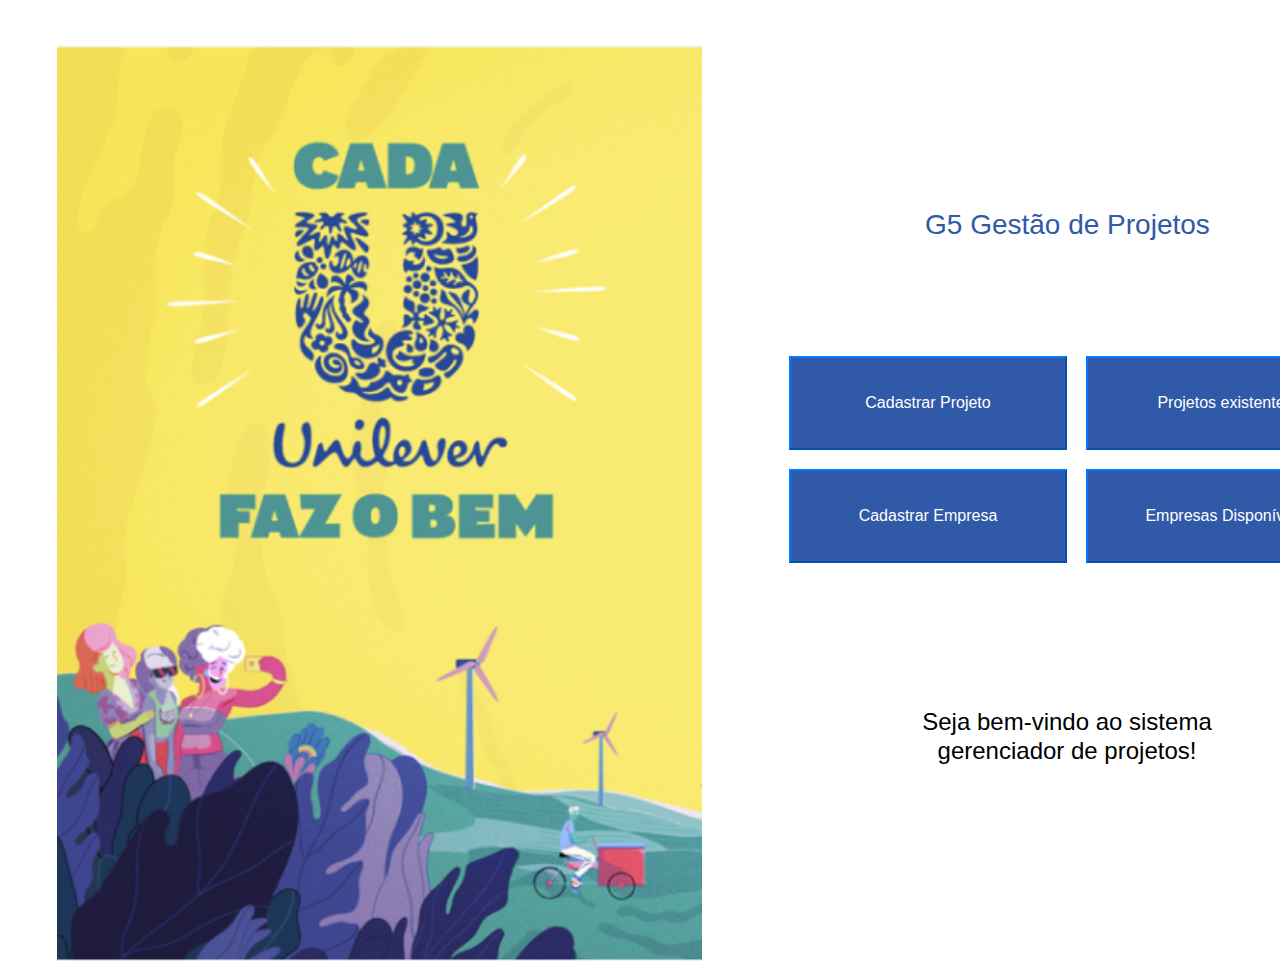
<file: index.html>
<!DOCTYPE html>
<html lang="en">
  <head>
    <meta charset="utf-8">
    <meta name="viewport" content="width-Bootstree, initial-scale=1.0">
    <meta http-equiv="X-UA-Compatible" content="ie-edge">
    <title>G5 - Gestão de Projetos</title>
    <link rel="stylesheet" href="https://maxcdn.bootstrapcdn.com/bootstrap/4.0.0/css/bootstrap.min.css" integrity="sha384-Gn5384xqQ1aoWXA+058RXPxPg6fy4IWvTNh0E263XmFcJlSAwiGgFAW/dAiS6JXm" crossorigin="anonymous">
    <link rel="stylesheet" href="style.css">
  </head>
  <body>
    <h3 class="h3">G5 Gestão de Projetos</h3>
    <h3 class="h4" style="text-align: center">Seja bem-vindo ao sistema<br>gerenciador de projetos!</h3>
    <img src="home.png" class="img" alt="Imagem responsiva">
    <button style="background:#3059A8" class="btn1 btn-primary">Cadastrar Projeto</button>  
    <button style="background:#3059A8" class="btn2 btn-primary">Cadastrar Empresa</button>
    <button style="background:#3059A8" class="btn3 btn-primary">Projetos existentes</button>
    <button style="background:#3059A8" class="btn4 btn-primary">Empresas Disponíveis</button>
    <script src="https://code.jquery.com/jquery-3.2.1.slim.min.js" integrity="sha384-KJ3o2DKtIkvYIK3UENzmM7KCkRr/rE9/Qpg6aAZGJwFDMVNA/GpGFF93hXpG5KkN" crossorigin="anonymous"></script>
    <script src="https://cdnjs.cloudflare.com/ajax/libs/popper.js/1.12.9/umd/popper.min.js" integrity="sha384-ApNbgh9B+Y1QKtv3Rn7W3mgPxhU9K/ScQsAP7hUibX39j7fakFPskvXusvfa0b4Q" crossorigin="anonymous"></script>
    <script src="https://maxcdn.bootstrapcdn.com/bootstrap/4.0.0/js/bootstrap.min.js" integrity="sha384-JZR6Spejh4U02d8jOt6vLEHfe/JQGiRRSQQxSfFWpi1MquVdAyjUar5+76PVCmYl" crossorigin="anonymous"></script>
  </body>
</html>
</file>
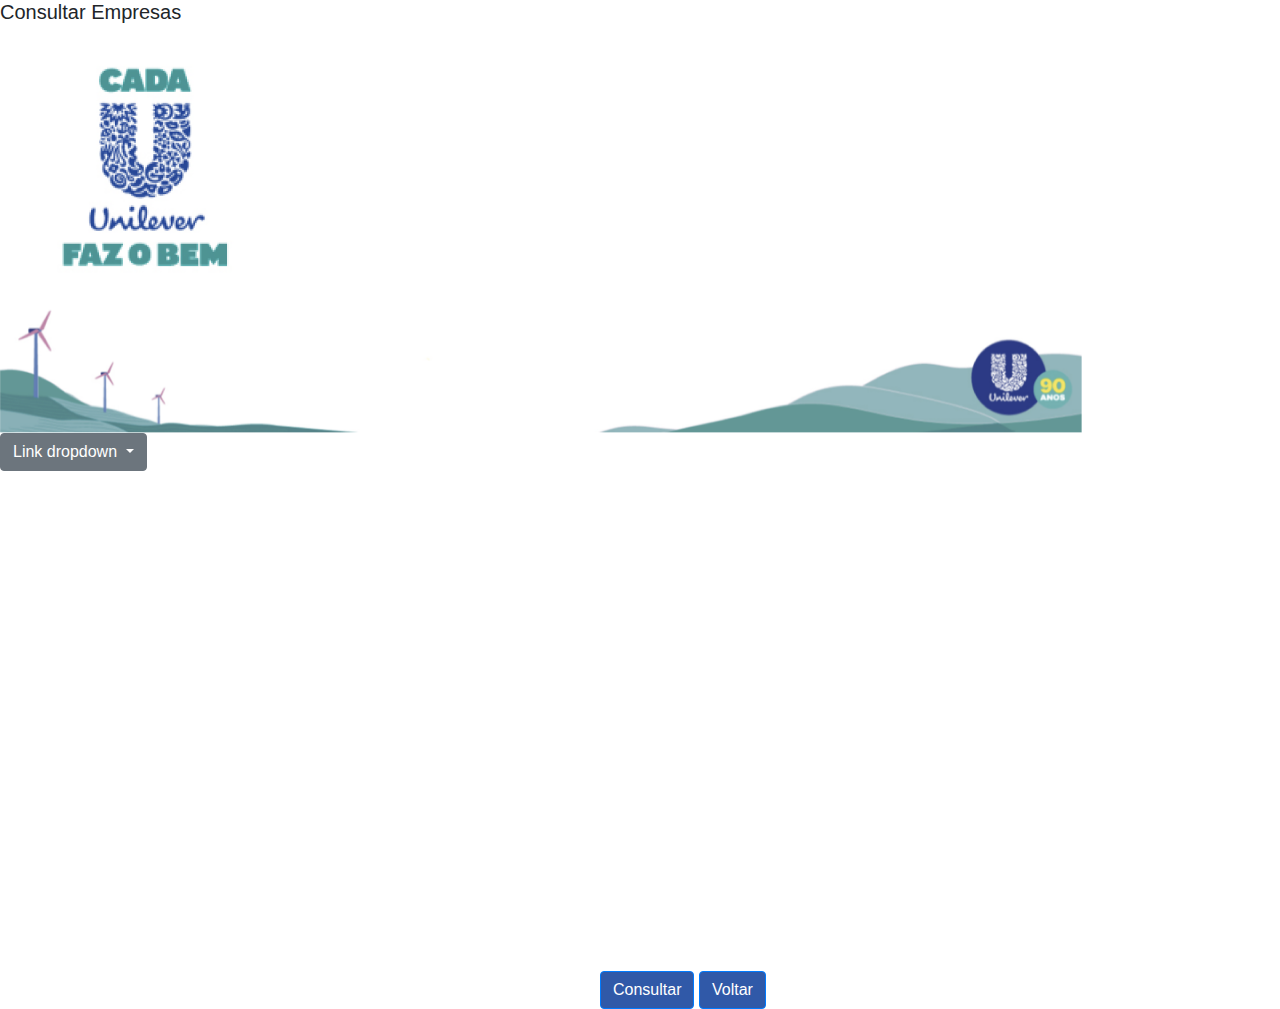
<file: ConsultaEmpresa.html>
<!DOCTYPE html>
<html lang="en">
  <head>
    <meta charset="utf-8">
    <meta name="viewport" content="width-Bootstree, initial-scale=1.0">
    <meta http-equiv="X-UA-Compatible" content="ie-edge">
    <title>G5 - Gestão de Projetos</title>
    <link rel="stylesheet" href="https://maxcdn.bootstrapcdn.com/bootstrap/4.0.0/css/bootstrap.min.css" integrity="sha384-Gn5384xqQ1aoWXA+058RXPxPg6fy4IWvTNh0E263XmFcJlSAwiGgFAW/dAiS6JXm" crossorigin="anonymous">
    <link rel="stylesheet" href="style.css">
  </head>
  <body>
    <h3 class="h5">Consultar Empresas</h3>
    <img src="logo.png" class="img2" alt="Imagem responsiva">
    <img src="rodape.png" class="img3" alt="Imagem responsiva">
    <div class="dropdown">
      <a class="btn btn-secondary dropdown-toggle" href="#" role="button" id="dropdownMenuLink" data-toggle="dropdown" aria-haspopup="true" aria-expanded="false">
        Link dropdown
      </a>
    
      <div class="dropdown-menu" aria-labelledby="dropdownMenuLink">
        <a class="dropdown-item" href="#">Alguma ação</a>
        <a class="dropdown-item" href="#">Outra ação</a>
        <a class="dropdown-item" href="#">Alguma coisa aqui</a>
      </div>
    </div>
    <button type="submit" class="btn btn-primary" style="background:#3059A8; margin-left: 600px; margin-top: 500Px;">Consultar</button>   
    <a href="index.html"><button class="btn btn-primary" style="background:#3059A8; margin-top: 500Px;">Voltar</button></a>
    <script src="https://code.jquery.com/jquery-3.2.1.slim.min.js" integrity="sha384-KJ3o2DKtIkvYIK3UENzmM7KCkRr/rE9/Qpg6aAZGJwFDMVNA/GpGFF93hXpG5KkN" crossorigin="anonymous"></script>
    <script src="https://cdnjs.cloudflare.com/ajax/libs/popper.js/1.12.9/umd/popper.min.js" integrity="sha384-ApNbgh9B+Y1QKtv3Rn7W3mgPxhU9K/ScQsAP7hUibX39j7fakFPskvXusvfa0b4Q" crossorigin="anonymous"></script>
    <script src="https://maxcdn.bootstrapcdn.com/bootstrap/4.0.0/js/bootstrap.min.js" integrity="sha384-JZR6Spejh4U02d8jOt6vLEHfe/JQGiRRSQQxSfFWpi1MquVdAyjUar5+76PVCmYl" crossorigin="anonymous"></script>
  </body>
</html>
</file>
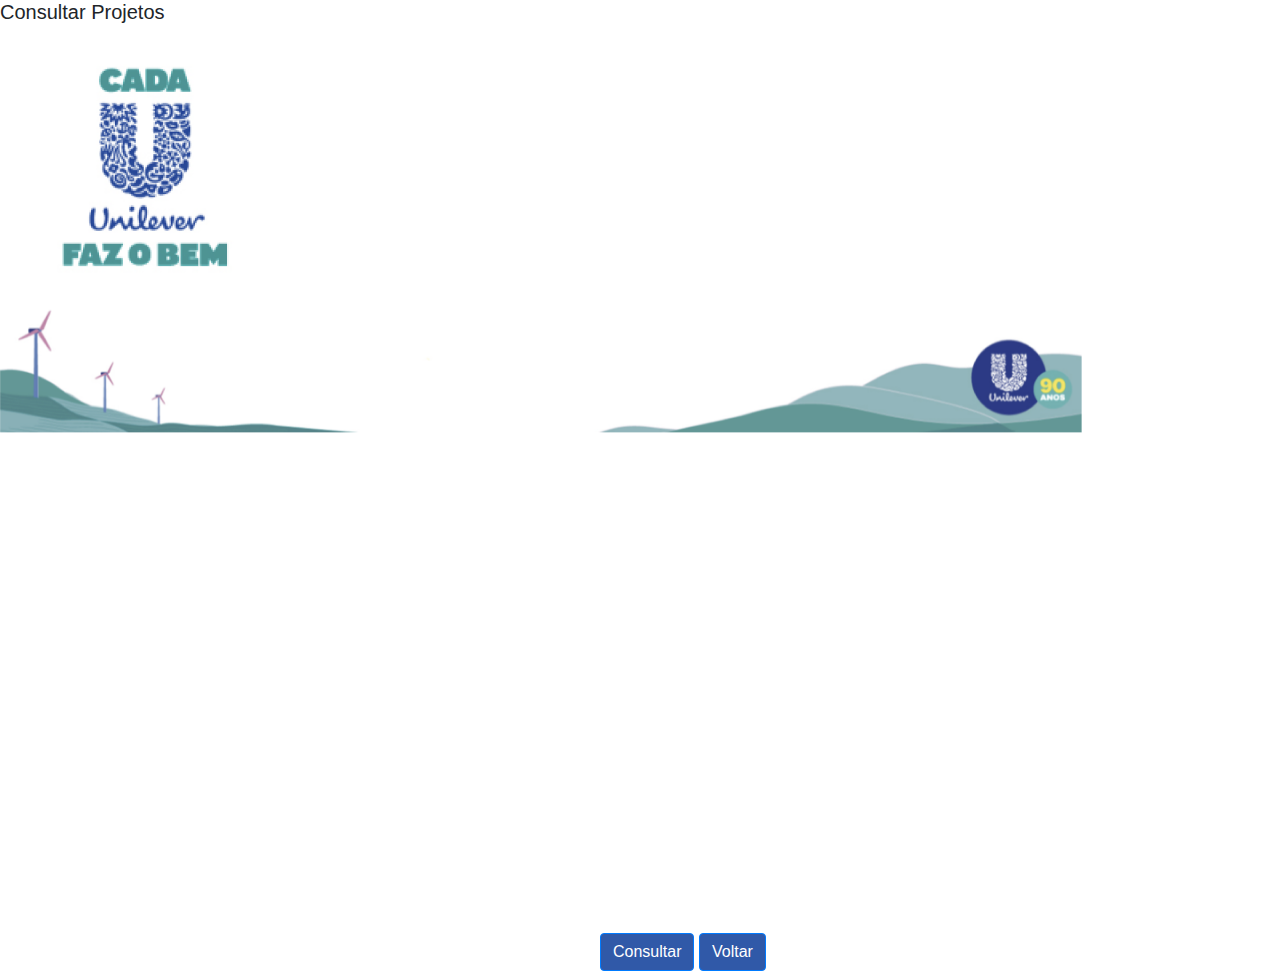
<file: ConsultaProjeto.html>
<!DOCTYPE html>
<html lang="en">
  <head>
    <meta charset="utf-8">
    <meta name="viewport" content="width-Bootstree, initial-scale=1.0">
    <meta http-equiv="X-UA-Compatible" content="ie-edge">
    <title>G5 - Gestão de Projetos</title>
    <link rel="stylesheet" href="https://maxcdn.bootstrapcdn.com/bootstrap/4.0.0/css/bootstrap.min.css" integrity="sha384-Gn5384xqQ1aoWXA+058RXPxPg6fy4IWvTNh0E263XmFcJlSAwiGgFAW/dAiS6JXm" crossorigin="anonymous">
    <link rel="stylesheet" href="style.css">
  </head>
  <body>
    <h3 class="h5">Consultar Projetos</h3>
    <img src="logo.png" class="img2" alt="Imagem responsiva">
    <img src="rodape.png" class="img3" alt="Imagem responsiva">
    
    <button type="submit" class="btn btn-primary" style="background:#3059A8; margin-left: 600px; margin-top: 500Px;">Consultar</button>   
    <a href="index.html"><button class="btn btn-primary" style="background:#3059A8; margin-top: 500Px;">Voltar</button></a>
    <script src="https://code.jquery.com/jquery-3.2.1.slim.min.js" integrity="sha384-KJ3o2DKtIkvYIK3UENzmM7KCkRr/rE9/Qpg6aAZGJwFDMVNA/GpGFF93hXpG5KkN" crossorigin="anonymous"></script>
    <script src="https://cdnjs.cloudflare.com/ajax/libs/popper.js/1.12.9/umd/popper.min.js" integrity="sha384-ApNbgh9B+Y1QKtv3Rn7W3mgPxhU9K/ScQsAP7hUibX39j7fakFPskvXusvfa0b4Q" crossorigin="anonymous"></script>
    <script src="https://maxcdn.bootstrapcdn.com/bootstrap/4.0.0/js/bootstrap.min.js" integrity="sha384-JZR6Spejh4U02d8jOt6vLEHfe/JQGiRRSQQxSfFWpi1MquVdAyjUar5+76PVCmYl" crossorigin="anonymous"></script>
  </body>
</html>
</file>
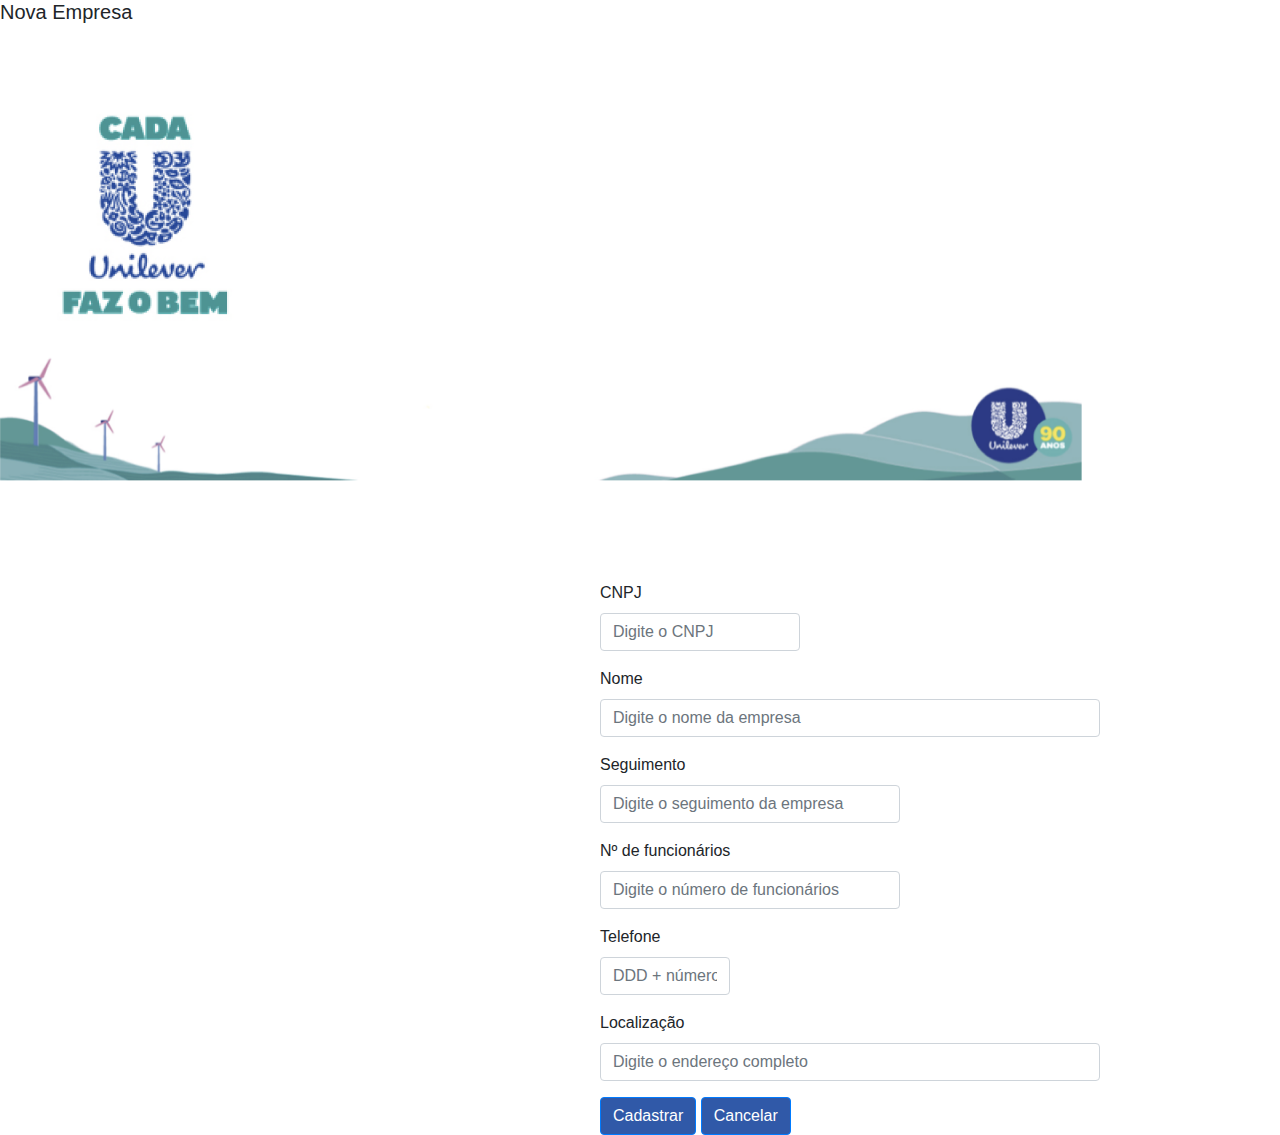
<file: NovaEmpresa.html>
<!DOCTYPE html>
<html lang="en">
  <head>
    <meta charset="utf-8">
    <meta name="viewport" content="width-Bootstree, initial-scale=1.0">
    <meta http-equiv="X-UA-Compatible" content="ie-edge">
    <title>G5 - Gestão de Projetos</title>
    <link rel="stylesheet" href="https://maxcdn.bootstrapcdn.com/bootstrap/4.0.0/css/bootstrap.min.css" integrity="sha384-Gn5384xqQ1aoWXA+058RXPxPg6fy4IWvTNh0E263XmFcJlSAwiGgFAW/dAiS6JXm" crossorigin="anonymous">
    <link rel="stylesheet" href="style.css">
  </head>
  <body>
    <h3 class="h5">Nova Empresa</h3><br><br>
    <img src="logo.png" class="img2" alt="Imagem responsiva">
    <img src="rodape.png" class="img3" alt="Imagem responsiva">
    <form>
      <div class="form-group">
        <label for="exampleInputEmail1" style="width: 100px; margin-top: 100px; margin-left: 600px; margin-right: 15px;">CNPJ</label>
        <input type="text" class="form-control" id="id_cnpj" name="cnpj" style="width: 200px; margin-left: 600px;" placeholder="Digite o CNPJ">
      </div>
      <div class="form-group">        
        <label for="exampleInputEmail1" style="margin-left: 600px;">Nome</label>
        <input type="text" class="form-control" id="id_nome" name="nome" style="width: 500px; margin-left: 600px;" placeholder="Digite o nome da empresa">
      </div>
      <div class="form-group">
        <label for="exampleInputEmail1" style="margin-left: 600px;">Seguimento</label>
        <input type="text" class="form-control" id="id_seguimento" name="seguimento" style="width: 300px; margin-left: 600px;" placeholder="Digite o seguimento da empresa">
      </div>
      <div class="form-group">
        <label for="exampleInputEmail1" style="margin-left: 600px;">Nº de funcionários</label>
        <input type="text" class="form-control" id="id_func" name="funcionarios" style="width: 300px; margin-left: 600px;" placeholder="Digite o número de funcionários">
      </div>
      <div class="form-group">
        <label for="exampleInputEmail1" style="margin-left: 600px;">Telefone</label>
        <input type="text" class="form-control" id="id_telefone" name="telefone" style="width: 130px; margin-left: 600px;" placeholder="DDD + número">
      </div>
      <div class="form-group">
        <label for="exampleInputEmail1" style="margin-left: 600px;">Localização</label>
        <input type="text" class="form-control" id="id_localizacao" name="localizacao" style="width: 500px; margin-left: 600px;" placeholder="Digite o endereço completo">
      </div>
    </form>
    <button type="submit" class="btn btn-primary" style="margin-left: 600px; background:#3059A8">Cadastrar</button>
    <a href="index.html"><button class="btn btn-primary" style="background:#3059A8">Cancelar</button></a>

    <script src="https://code.jquery.com/jquery-3.2.1.slim.min.js" integrity="sha384-KJ3o2DKtIkvYIK3UENzmM7KCkRr/rE9/Qpg6aAZGJwFDMVNA/GpGFF93hXpG5KkN" crossorigin="anonymous"></script>
    <script src="https://cdnjs.cloudflare.com/ajax/libs/popper.js/1.12.9/umd/popper.min.js" integrity="sha384-ApNbgh9B+Y1QKtv3Rn7W3mgPxhU9K/ScQsAP7hUibX39j7fakFPskvXusvfa0b4Q" crossorigin="anonymous"></script>
    <script src="https://maxcdn.bootstrapcdn.com/bootstrap/4.0.0/js/bootstrap.min.js" integrity="sha384-JZR6Spejh4U02d8jOt6vLEHfe/JQGiRRSQQxSfFWpi1MquVdAyjUar5+76PVCmYl" crossorigin="anonymous"></script>
  </body>
</html>
</file>
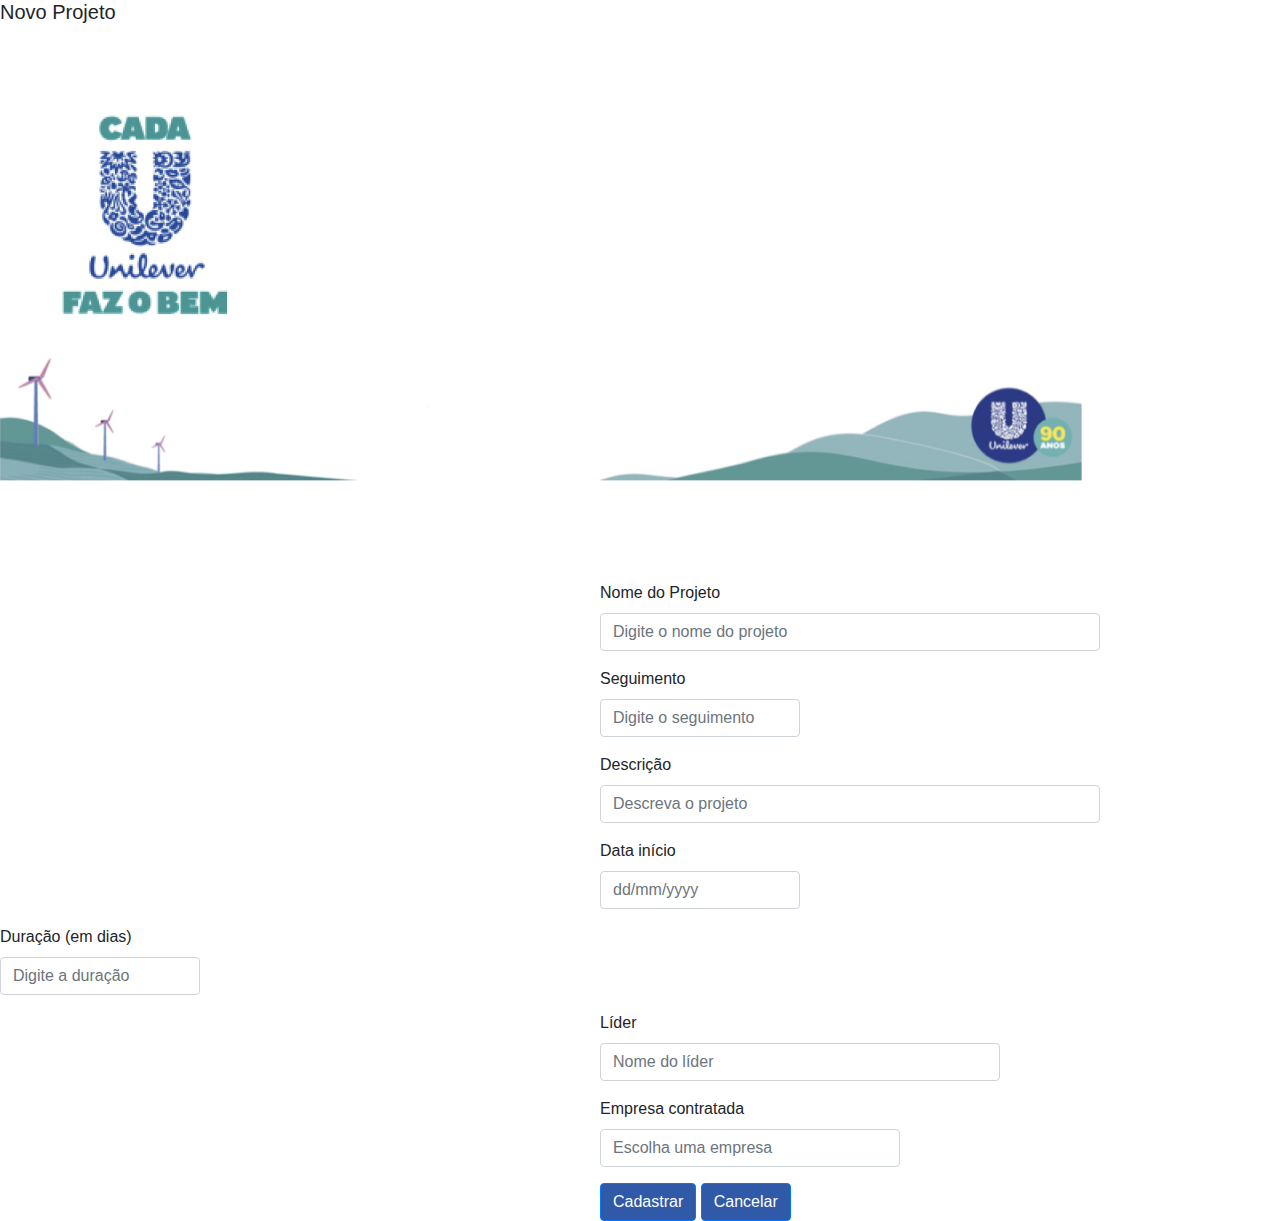
<file: NovoProjeto.html>
<!DOCTYPE html>
<html lang="en">
  <head>
    <meta charset="utf-8">
    <meta name="viewport" content="width-Bootstree, initial-scale=1.0">
    <meta http-equiv="X-UA-Compatible" content="ie-edge">
    <title>G5 - Gestão de Projetos</title>
    <link rel="stylesheet" href="https://maxcdn.bootstrapcdn.com/bootstrap/4.0.0/css/bootstrap.min.css" integrity="sha384-Gn5384xqQ1aoWXA+058RXPxPg6fy4IWvTNh0E263XmFcJlSAwiGgFAW/dAiS6JXm" crossorigin="anonymous">
    <link rel="stylesheet" href="style.css">
  </head>
  <body>
    <h3 class="h5">Novo Projeto</h3><br><br>
    <img src="logo.png" class="img2" alt="Imagem responsiva">
    <img src="rodape.png" class="img3" alt="Imagem responsiva">
    <form>
        <fieldset>
            <div class="form-group">
                <label for="exampleInputEmail1" style="width: 500px; margin-top: 100px; margin-left: 600px; margin-right: 15px;">Nome do Projeto</label>
                <input type="text" class="form-control" id="id_proj" name="projeto" style="width: 500px; margin-left: 600px;" placeholder="Digite o nome do projeto"> 
            </div>
            
            <div class="form-group">   
                <label for="exampleInputEmail1" style="margin-left: 600px;">Seguimento</label>
                <input type="text" class="form-control" id="id_seguimento" name="seguimento" style="width: 200px; margin-left: 600px;" placeholder="Digite o seguimento">
            </div>

            <div class="form-group">
                <label for="exampleInputEmail1" style="margin-left: 600px;">Descrição</label>
                <input type="text" class="form-control" id="id_desc" name="descricao" style="width: 500px; margin-left: 600px;" placeholder="Descreva o projeto">
            </div>

            <div class="form-group">
                <label for="exampleInputEmail1" style="margin-left: 600px;">Data início</label>
                <input type="text" class="form-control" id="id_dti" name="data_inicio" style="width: 200px; margin-left: 600px;" placeholder="dd/mm/yyyy">
            </div>

            <div class="form-group">
                <label for="exampleInputEmail1">Duração (em dias)</label>
                <input type="text" class="form-control" id="id_duracao" name="duracao" style="width: 200px;" placeholder="Digite a duração">
            </div>

            <div class="form-group">
                <label for="exampleInputEmail1" style="margin-left: 600px;">Líder</label>
                <input type="text" class="form-control" id="id_lider" name="lider" style="width: 400px; margin-left: 600px;" placeholder="Nome do líder">
            </div>
            <div class="form-group">
                <label for="exampleInputEmail1" style="margin-left: 600px;">Empresa contratada</label>
                <input type="text" class="form-control" id="id_empresa" name="emp_contratada" style="width: 300px; margin-left: 600px;" placeholder="Escolha uma empresa">
            </div>
        </fieldset>
    </form>
    <button type="submit" class="btn btn-primary" style="margin-left: 600px; background:#3059A8">Cadastrar</button>
    <a href="index.html"><button class="btn btn-primary" style="background:#3059A8">Cancelar</button></a>

    <script src="https://code.jquery.com/jquery-3.2.1.slim.min.js" integrity="sha384-KJ3o2DKtIkvYIK3UENzmM7KCkRr/rE9/Qpg6aAZGJwFDMVNA/GpGFF93hXpG5KkN" crossorigin="anonymous"></script>
    <script src="https://cdnjs.cloudflare.com/ajax/libs/popper.js/1.12.9/umd/popper.min.js" integrity="sha384-ApNbgh9B+Y1QKtv3Rn7W3mgPxhU9K/ScQsAP7hUibX39j7fakFPskvXusvfa0b4Q" crossorigin="anonymous"></script>
    <script src="https://maxcdn.bootstrapcdn.com/bootstrap/4.0.0/js/bootstrap.min.js" integrity="sha384-JZR6Spejh4U02d8jOt6vLEHfe/JQGiRRSQQxSfFWpi1MquVdAyjUar5+76PVCmYl" crossorigin="anonymous"></script>
  </body>
</html>
</file>
<file: style.css>
.btn1{
    position: absolute;
    width: 278px;
    height: 94px;
    left: 789px;
    top: 356px;
}
.btn2{
    position: absolute;
    width: 278px;
    height: 94px;
    left: 789px;
    top: 469px;
}
.btn3{
    position: absolute;
    width: 278px;
    height: 94px;
    left: 1086px;
    top: 356px;
}
.btn4{
    position: absolute;
    width: 278px;
    height: 94px;
    left: 1086px;
    top: 469px;
}
.h3{
    position: absolute;
    width: 377px;
    height: 32px;
    left: 925px;
    top: 208px;
    color: #3059A8;
}
.h4{
    position: absolute;
    width: 424px;
    height: 138px;
    left: 855px;
    top: 708px;
    color: #000000;
}
.img{
    position: absolute;
    width: 645px;
    height: 916px;
    left: 57px;
    top: 45px;
}
</file>
